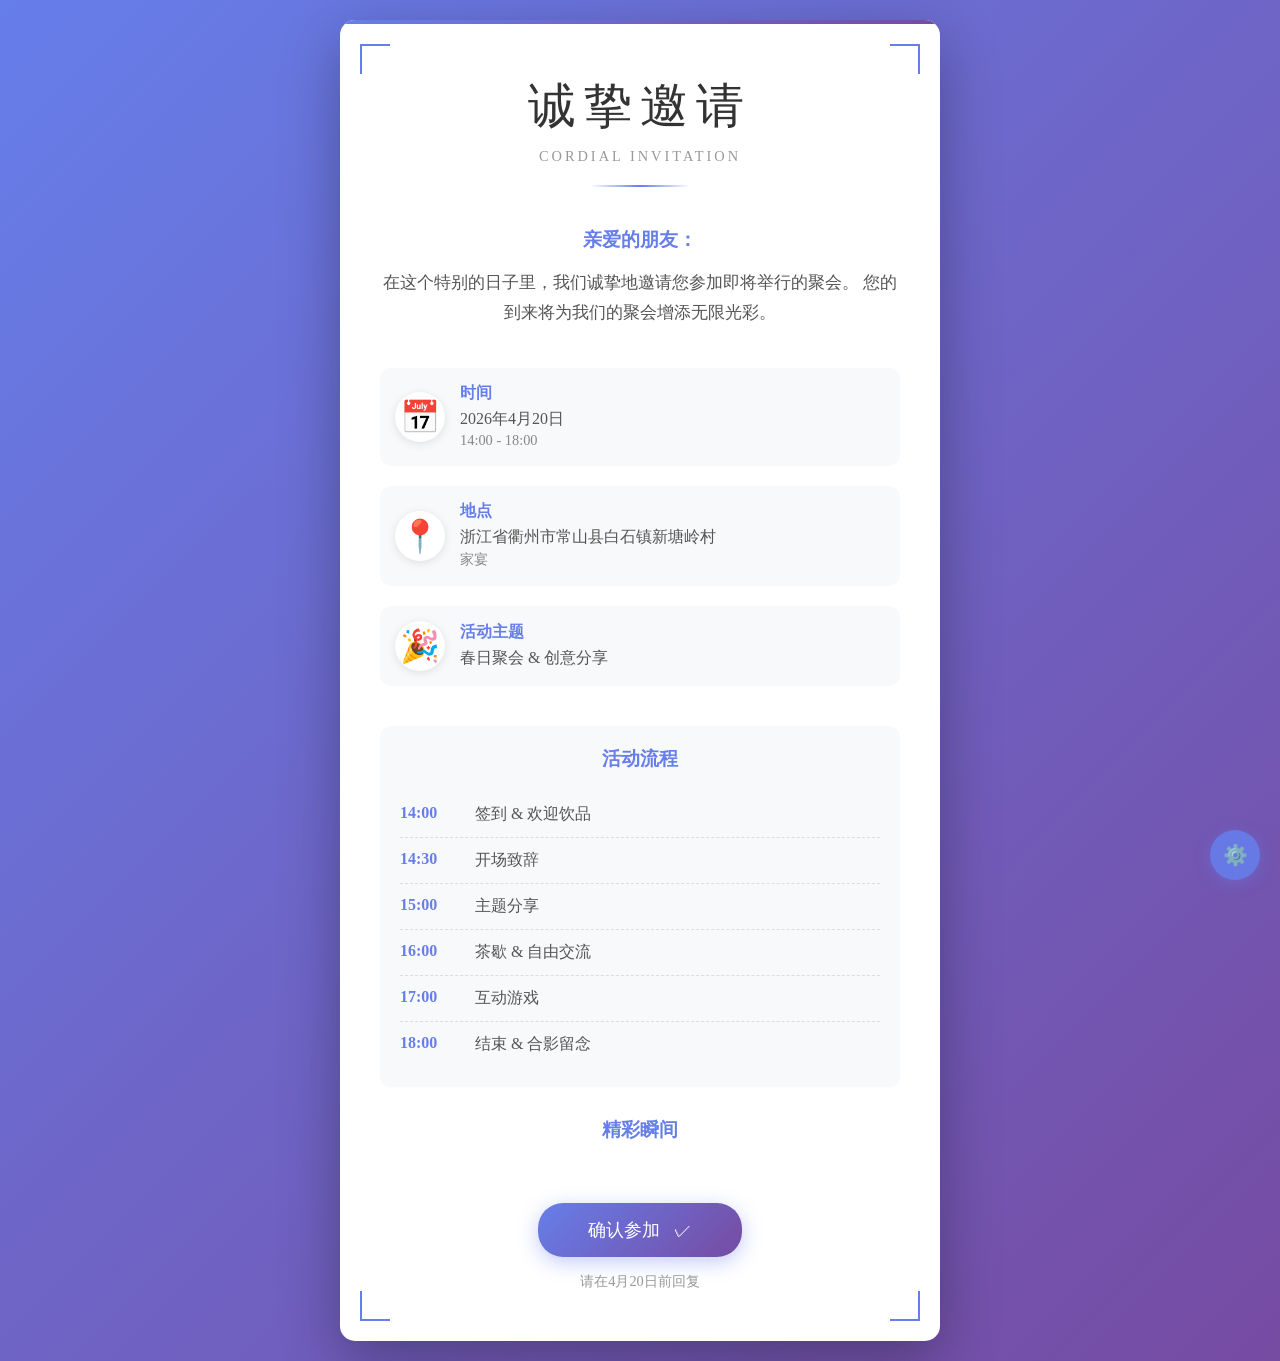
<file: index.html>
<!DOCTYPE html>
<html lang="zh-CN">
<head>
    <meta charset="UTF-8">
    <meta name="viewport" content="width=device-width, initial-scale=1.0">
    <title>特别邀请函 | Special Invitation</title>
    <link rel="stylesheet" href="styles.css">
    <script src="config.js"></script>
</head>
<body>
    <div class="container">
        <!-- 邀请函主体 -->
        <div class="invitation-card">
            <div class="envelope">
                <div class="envelope-flap"></div>
                <div class="envelope-body">
                    <div class="invitation-content">
                        <!-- 装饰元素 -->
                        <div class="decoration corner top-left"></div>
                        <div class="decoration corner top-right"></div>
                        <div class="decoration corner bottom-left"></div>
                        <div class="decoration corner bottom-right"></div>

                        <!-- 标题 -->
                        <header class="invitation-header">
                            <h1 class="main-title">诚挚邀请</h1>
                            <p class="subtitle">CORDIAL INVITATION</p>
                            <div class="divider"></div>
                        </header>

                        <!-- 邀请内容 -->
                        <div class="invitation-body">
                            <div class="intro">
                                <p class="greeting">亲爱的朋友：</p>
                                <p class="message">
                                    在这个特别的日子里，我们诚挚地邀请您参加即将举行的聚会。
                                    您的到来将为我们的聚会增添无限光彩。
                                </p>
                            </div>

                            <!-- 活动详情 -->
                            <div class="event-details">
                                <div class="detail-item">
                                    <div class="icon">📅</div>
                                    <div class="info">
                                        <h3>时间</h3>
                                        <p>2026年4月20日</p>
                                        <p class="time">14:00 - 18:00</p>
                                    </div>
                                </div>

                                <div class="detail-item">
                                    <div class="icon">📍</div>
                                    <div class="info">
                                        <h3>地点</h3>
                                        <p>浙江省衢州市常山县白石镇新塘岭村</p>
                                        <p class="location">家宴</p>
                                    </div>
                                </div>

                                <div class="detail-item">
                                    <div class="icon">🎉</div>
                                    <div class="info">
                                        <h3>活动主题</h3>
                                        <p>春日聚会 & 创意分享</p>
                                    </div>
                                </div>
                            </div>

                            <!-- 活动流程 -->
                            <div class="schedule">
                                <h3>活动流程</h3>
                                <ul class="schedule-list">
                                    <li><span class="time">14:00</span> 签到 & 欢迎饮品</li>
                                    <li><span class="time">14:30</span> 开场致辞</li>
                                    <li><span class="time">15:00</span> 主题分享</li>
                                    <li><span class="time">16:00</span> 茶歇 & 自由交流</li>
                                    <li><span class="time">17:00</span> 互动游戏</li>
                                    <li><span class="time">18:00</span> 结束 & 合影留念</li>
                                </ul>
                            </div>

                            <!-- 图片展示 -->
                            <div class="gallery-section">
                                <h3>精彩瞬间</h3>
                                <div class="gallery-container" id="galleryContainer">
                                    <!-- 图片将通过JS动态加载 -->
                                </div>
                            </div>
                        </div>

                        <!-- 回复按钮 -->
                        <div class="invitation-footer">
                            <button class="rsvp-button" id="rsvpBtn">
                                <span class="button-text">确认参加</span>
                                <span class="button-icon">✓</span>
                            </button>
                            <p class="note">请在4月20日前回复</p>
                        </div>
                    </div>
                </div>
            </div>
        </div>

        <!-- 管理入口 -->
        <div class="admin-entry">
            <a href="admin.html" title="管理图片">⚙️</a>
        </div>

        <!-- 确认弹窗 -->
        <div class="modal" id="modal">
            <div class="modal-content">
                <span class="close">&times;</span>
                <h2>确认参加</h2>
                <form id="rsvpForm">
                    <div class="form-group">
                        <label for="name">姓名</label>
                        <input type="text" id="name" required>
                    </div>
                    <div class="form-group">
                        <label for="phone">联系电话</label>
                        <input type="tel" id="phone" required>
                    </div>
                    <div class="form-group">
                        <label for="guests">携带人数</label>
                        <select id="guests">
                            <option value="0">仅本人</option>
                            <option value="1">携带1位</option>
                            <option value="2">携带2位</option>
                        </select>
                    </div>
                    <div class="form-group">
                        <label for="message">留言</label>
                        <textarea id="message" rows="3"></textarea>
                    </div>
                    <button type="submit" class="submit-button">提交</button>
                </form>
            </div>
        </div>

        <!-- 成功提示 -->
        <div class="success-message" id="successMessage">
            <div class="success-content">
                <div class="checkmark">✓</div>
                <h3>提交成功！</h3>
                <p>感谢您的确认，期待与您相见！</p>
            </div>
        </div>
    </div>

    <script src="script.js"></script>
</body>
</html>
</file>
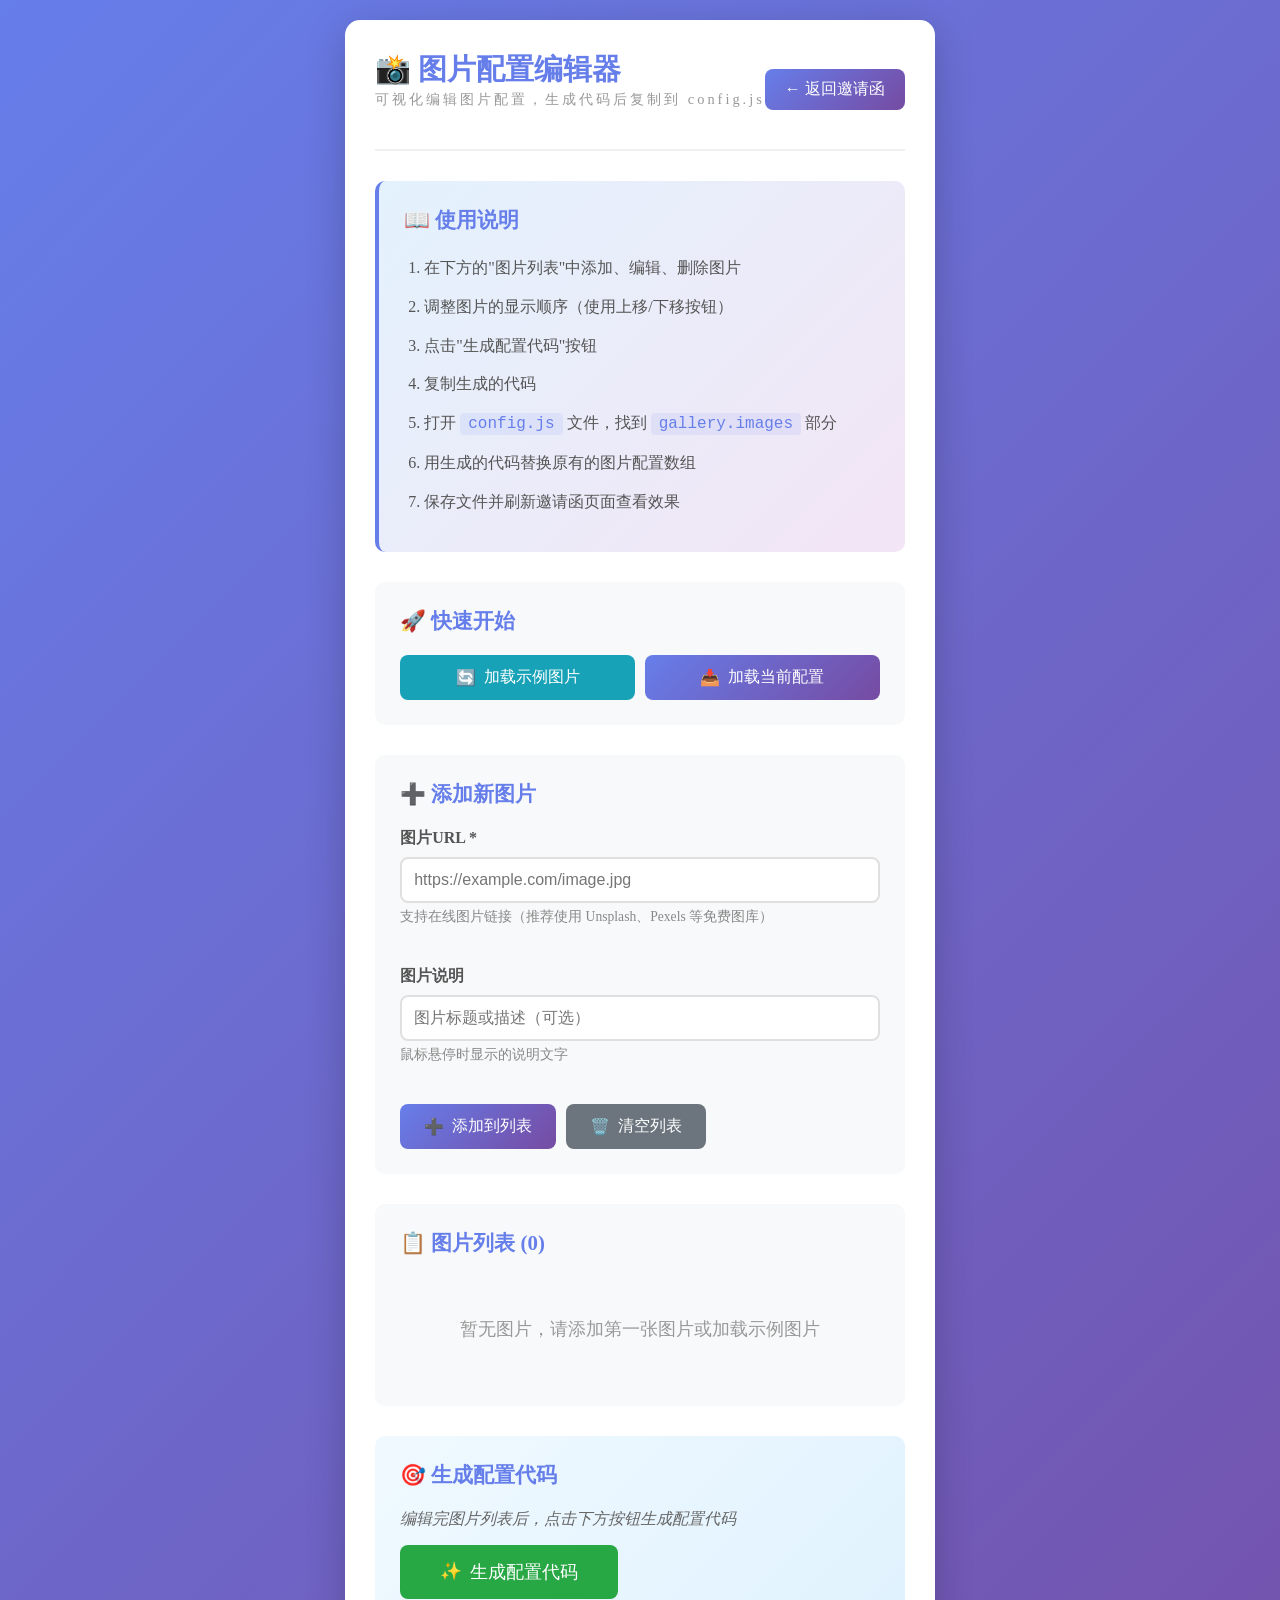
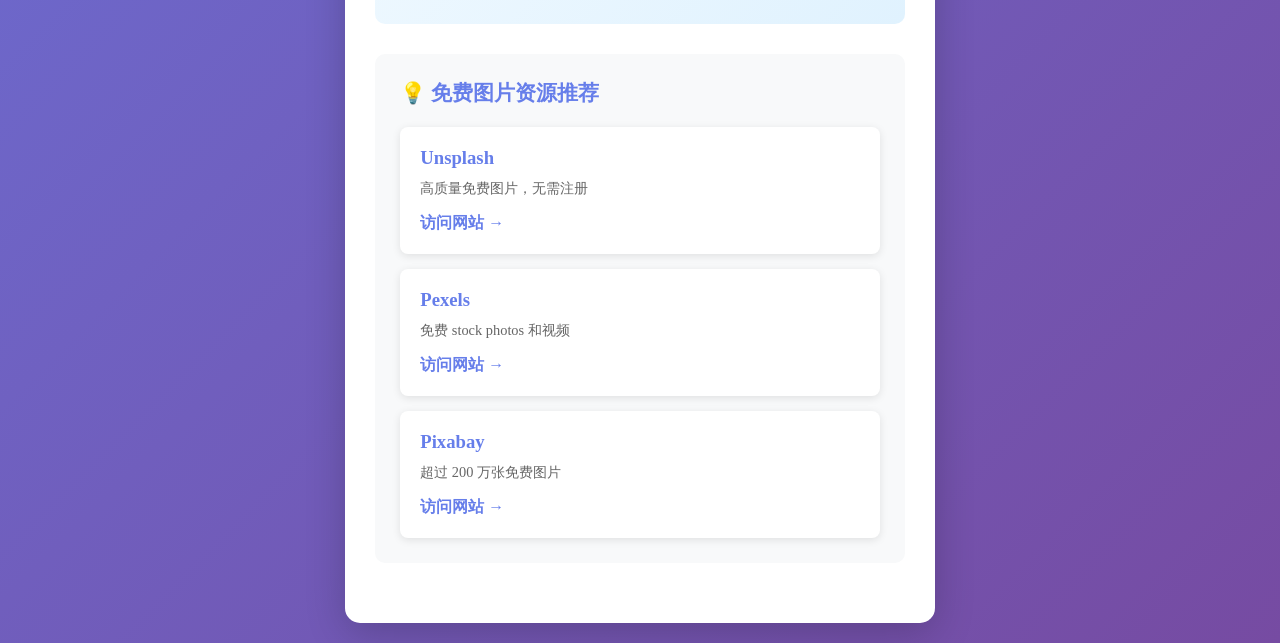
<file: admin.html>
<!DOCTYPE html>
<html lang="zh-CN">
<head>
    <meta charset="UTF-8">
    <meta name="viewport" content="width=device-width, initial-scale=1.0">
    <title>图片配置编辑器 | 配置管理</title>
    <link rel="stylesheet" href="styles.css">
    <link rel="stylesheet" href="admin.css">
    <script src="config.js"></script>
</head>
<body>
    <div class="admin-container">
        <!-- 头部 -->
        <header class="admin-header">
            <div>
                <h1>📸 图片配置编辑器</h1>
                <p class="subtitle">可视化编辑图片配置，生成代码后复制到 config.js</p>
            </div>
            <a href="index.html" class="back-btn">← 返回邀请函</a>
        </header>

        <!-- 使用说明 -->
        <section class="admin-section usage-guide">
            <h2>📖 使用说明</h2>
            <ol class="steps">
                <li>在下方的"图片列表"中添加、编辑、删除图片</li>
                <li>调整图片的显示顺序（使用上移/下移按钮）</li>
                <li>点击"生成配置代码"按钮</li>
                <li>复制生成的代码</li>
                <li>打开 <code>config.js</code> 文件，找到 <code>gallery.images</code> 部分</li>
                <li>用生成的代码替换原有的图片配置数组</li>
                <li>保存文件并刷新邀请函页面查看效果</li>
            </ol>
        </section>

        <!-- 快速加载 -->
        <section class="admin-section">
            <h2>🚀 快速开始</h2>
            <div class="action-buttons">
                <button id="loadSampleBtn" class="btn btn-info">
                    <span class="btn-icon">🔄</span>
                    加载示例图片
                </button>
                <button id="loadCurrentBtn" class="btn btn-primary">
                    <span class="btn-icon">📥</span>
                    加载当前配置
                </button>
            </div>
        </section>

        <!-- 添加图片表单 -->
        <section class="admin-section">
            <h2>➕ 添加新图片</h2>
            <form id="addImageForm" class="add-image-form">
                <div class="form-group">
                    <label for="imageUrl">图片URL *</label>
                    <input type="url" id="imageUrl" placeholder="https://example.com/image.jpg" required>
                    <small>支持在线图片链接（推荐使用 Unsplash、Pexels 等免费图库）</small>
                </div>

                <div class="form-group">
                    <label for="imageCaption">图片说明</label>
                    <input type="text" id="imageCaption" placeholder="图片标题或描述（可选）">
                    <small>鼠标悬停时显示的说明文字</small>
                </div>

                <div class="form-actions">
                    <button type="submit" class="btn btn-primary">
                        <span class="btn-icon">➕</span>
                        添加到列表
                    </button>
                    <button type="button" id="clearBtn" class="btn btn-secondary">
                        <span class="btn-icon">🗑️</span>
                        清空列表
                    </button>
                </div>
            </form>
        </section>

        <!-- 图片列表 -->
        <section class="admin-section">
            <h2>📋 图片列表 (<span id="imageCount">0</span>)</h2>
            <div id="imageList" class="image-list">
                <!-- 图片将通过JS动态加载 -->
            </div>
            <div id="emptyState" class="empty-state" style="display: none;">
                <p>暂无图片，请添加第一张图片或加载示例图片</p>
            </div>
        </section>

        <!-- 生成配置 -->
        <section class="admin-section generate-section">
            <h2>🎯 生成配置代码</h2>
            <p class="hint">编辑完图片列表后，点击下方按钮生成配置代码</p>
            <div class="form-actions">
                <button id="generateBtn" class="btn btn-success btn-large">
                    <span class="btn-icon">✨</span>
                    生成配置代码
                </button>
            </div>

            <div id="codeOutput" style="display: none;">
                <div class="code-header">
                    <span>生成的配置代码：</span>
                    <button id="copyCodeBtn" class="btn btn-small">
                        <span class="btn-icon">📋</span>
                        复制代码
                    </button>
                </div>
                <pre id="codeBlock" class="code-block"></pre>
                <div class="next-steps">
                    <h3>下一步：</h3>
                    <ol>
                        <li>点击"复制代码"按钮</li>
                        <li>打开项目中的 <code>config.js</code> 文件</li>
                        <li>找到 <code>gallery.images: [ ... ]</code> 部分</li>
                        <li>用复制的代码替换原有的图片数组</li>
                        <li>保存文件（<code>Ctrl+S</code> 或 <code>Cmd+S</code>）</li>
                        <li>刷新邀请函页面查看效果</li>
                    </ol>
                </div>
            </div>
        </section>

        <!-- 图片资源推荐 -->
        <section class="admin-section">
            <h2>💡 免费图片资源推荐</h2>
            <div class="resources">
                <div class="resource-item">
                    <h3>Unsplash</h3>
                    <p>高质量免费图片，无需注册</p>
                    <a href="https://unsplash.com" target="_blank">访问网站 →</a>
                </div>
                <div class="resource-item">
                    <h3>Pexels</h3>
                    <p>免费 stock photos 和视频</p>
                    <a href="https://www.pexels.com" target="_blank">访问网站 →</a>
                </div>
                <div class="resource-item">
                    <h3>Pixabay</h3>
                    <p>超过 200 万张免费图片</p>
                    <a href="https://pixabay.com" target="_blank">访问网站 →</a>
                </div>
            </div>
        </section>
    </div>

    <!-- 编辑弹窗 -->
    <div class="modal" id="editModal">
        <div class="modal-content">
            <span class="close">&times;</span>
            <h2>编辑图片</h2>
            <form id="editImageForm">
                <input type="hidden" id="editImageId">
                <div class="form-group">
                    <label for="editImageUrl">图片URL</label>
                    <input type="url" id="editImageUrl" required>
                </div>
                <div class="form-group">
                    <label for="editImageCaption">图片说明</label>
                    <input type="text" id="editImageCaption">
                </div>
                <button type="submit" class="btn btn-primary">保存修改</button>
            </form>
        </div>
    </div>

    <!-- 成功提示 -->
    <div class="toast" id="toast"></div>

    <script src="admin.js"></script>
</body>
</html>
</file>
<file: styles.css>
/* 基础重置 */
* {
    margin: 0;
    padding: 0;
    box-sizing: border-box;
}

body {
    font-family: 'Georgia', 'Times New Roman', serif;
    background: linear-gradient(135deg, #667eea 0%, #764ba2 100%);
    min-height: 100vh;
    display: flex;
    justify-content: center;
    align-items: center;
    padding: 20px;
    overflow-x: hidden;
}

.container {
    width: 100%;
    max-width: 600px;
    animation: fadeIn 1s ease-in;
}

@keyframes fadeIn {
    from {
        opacity: 0;
        transform: translateY(30px);
    }
    to {
        opacity: 1;
        transform: translateY(0);
    }
}

/* 邀请函卡片 */
.invitation-card {
    perspective: 1000px;
    animation: slideIn 0.8s ease-out;
}

@keyframes slideIn {
    from {
        opacity: 0;
        transform: translateY(-50px) rotateX(-10deg);
    }
    to {
        opacity: 1;
        transform: translateY(0) rotateX(0);
    }
}

.envelope {
    background: white;
    border-radius: 15px;
    box-shadow: 0 20px 60px rgba(0, 0, 0, 0.3);
    overflow: hidden;
    position: relative;
}

.envelope-flap {
    height: 4px;
    background: linear-gradient(90deg, #667eea 0%, #764ba2 100%);
}

.invitation-content {
    padding: 50px 40px;
    position: relative;
}

/* 装饰元素 */
.decoration {
    position: absolute;
    width: 30px;
    height: 30px;
}

.decoration.corner {
    border: 2px solid #667eea;
}

.decoration.top-left {
    top: 20px;
    left: 20px;
    border-right: none;
    border-bottom: none;
}

.decoration.top-right {
    top: 20px;
    right: 20px;
    border-left: none;
    border-bottom: none;
}

.decoration.bottom-left {
    bottom: 20px;
    left: 20px;
    border-right: none;
    border-top: none;
}

.decoration.bottom-right {
    bottom: 20px;
    right: 20px;
    border-left: none;
    border-top: none;
}

/* 标题 */
.invitation-header {
    text-align: center;
    margin-bottom: 40px;
}

.main-title {
    font-size: 3em;
    color: #333;
    margin-bottom: 10px;
    font-weight: normal;
    letter-spacing: 8px;
}

.subtitle {
    font-size: 0.9em;
    color: #999;
    letter-spacing: 3px;
    margin-bottom: 20px;
}

.divider {
    width: 100px;
    height: 2px;
    background: linear-gradient(90deg, transparent, #667eea, transparent);
    margin: 0 auto;
}

/* 内容区域 */
.invitation-body {
    margin-bottom: 40px;
}

.intro {
    text-align: center;
    margin-bottom: 40px;
}

.greeting {
    font-size: 1.2em;
    color: #667eea;
    margin-bottom: 15px;
    font-weight: bold;
}

.message {
    color: #555;
    line-height: 1.8;
    font-size: 1.05em;
}

/* 活动详情 */
.event-details {
    margin-bottom: 40px;
}

.detail-item {
    display: flex;
    align-items: center;
    margin-bottom: 20px;
    padding: 15px;
    background: #f8f9fa;
    border-radius: 10px;
    transition: transform 0.3s ease, box-shadow 0.3s ease;
}

.detail-item:hover {
    transform: translateX(5px);
    box-shadow: 0 5px 15px rgba(102, 126, 234, 0.2);
}

.icon {
    font-size: 2em;
    margin-right: 15px;
    width: 50px;
    height: 50px;
    display: flex;
    align-items: center;
    justify-content: center;
    background: white;
    border-radius: 50%;
    box-shadow: 0 2px 10px rgba(0, 0, 0, 0.1);
}

.info h3 {
    color: #667eea;
    font-size: 1em;
    margin-bottom: 5px;
}

.info p {
    color: #555;
    margin: 2px 0;
}

.info .time,
.info .location {
    font-size: 0.9em;
    color: #888;
}

/* 活动流程 */
.schedule {
    background: #f8f9fa;
    padding: 20px;
    border-radius: 10px;
}

.schedule h3 {
    color: #667eea;
    text-align: center;
    margin-bottom: 20px;
    font-size: 1.2em;
}

.schedule-list {
    list-style: none;
}

.schedule-list li {
    display: flex;
    padding: 12px 0;
    border-bottom: 1px dashed #ddd;
    color: #555;
}

.schedule-list li:last-child {
    border-bottom: none;
}

.schedule-list .time {
    color: #667eea;
    font-weight: bold;
    min-width: 60px;
    margin-right: 15px;
}

/* 底部按钮 */
.invitation-footer {
    text-align: center;
}

.rsvp-button {
    background: linear-gradient(135deg, #667eea 0%, #764ba2 100%);
    color: white;
    border: none;
    padding: 15px 50px;
    font-size: 1.1em;
    border-radius: 25px;
    cursor: pointer;
    transition: transform 0.3s ease, box-shadow 0.3s ease;
    box-shadow: 0 5px 20px rgba(102, 126, 234, 0.4);
}

.rsvp-button:hover {
    transform: translateY(-2px);
    box-shadow: 0 8px 25px rgba(102, 126, 234, 0.5);
}

.rsvp-button:active {
    transform: translateY(0);
}

.button-text {
    margin-right: 10px;
}

.button-icon {
    display: inline-block;
    transition: transform 0.3s ease;
}

.rsvp-button:hover .button-icon {
    transform: scale(1.2);
}

.note {
    margin-top: 15px;
    color: #999;
    font-size: 0.9em;
}

/* 弹窗样式 */
.modal {
    display: none;
    position: fixed;
    z-index: 1000;
    left: 0;
    top: 0;
    width: 100%;
    height: 100%;
    background: rgba(0, 0, 0, 0.5);
    animation: fadeIn 0.3s ease;
}

.modal-content {
    background: white;
    margin: 10% auto;
    padding: 30px;
    border-radius: 15px;
    width: 90%;
    max-width: 450px;
    position: relative;
    animation: slideDown 0.4s ease;
}

@keyframes slideDown {
    from {
        transform: translateY(-50px);
        opacity: 0;
    }
    to {
        transform: translateY(0);
        opacity: 1;
    }
}

.close {
    position: absolute;
    right: 20px;
    top: 20px;
    font-size: 28px;
    font-weight: bold;
    color: #aaa;
    cursor: pointer;
    transition: color 0.3s ease;
}

.close:hover {
    color: #333;
}

.modal-content h2 {
    color: #667eea;
    text-align: center;
    margin-bottom: 25px;
}

/* 表单样式 */
.form-group {
    margin-bottom: 20px;
}

.form-group label {
    display: block;
    color: #555;
    margin-bottom: 8px;
    font-weight: bold;
}

.form-group input,
.form-group select,
.form-group textarea {
    width: 100%;
    padding: 12px;
    border: 2px solid #e0e0e0;
    border-radius: 8px;
    font-size: 1em;
    transition: border-color 0.3s ease;
}

.form-group input:focus,
.form-group select:focus,
.form-group textarea:focus {
    outline: none;
    border-color: #667eea;
}

.submit-button {
    width: 100%;
    background: linear-gradient(135deg, #667eea 0%, #764ba2 100%);
    color: white;
    border: none;
    padding: 15px;
    font-size: 1.1em;
    border-radius: 8px;
    cursor: pointer;
    transition: transform 0.3s ease, box-shadow 0.3s ease;
}

.submit-button:hover {
    transform: translateY(-2px);
    box-shadow: 0 5px 15px rgba(102, 126, 234, 0.4);
}

/* 成功提示 */
.success-message {
    display: none;
    position: fixed;
    top: 50%;
    left: 50%;
    transform: translate(-50%, -50%);
    background: white;
    padding: 40px;
    border-radius: 15px;
    box-shadow: 0 10px 40px rgba(0, 0, 0, 0.3);
    text-align: center;
    z-index: 1001;
    animation: scaleIn 0.4s ease;
}

@keyframes scaleIn {
    from {
        transform: translate(-50%, -50%) scale(0.8);
        opacity: 0;
    }
    to {
        transform: translate(-50%, -50%) scale(1);
        opacity: 1;
    }
}

.success-content .checkmark {
    width: 60px;
    height: 60px;
    background: linear-gradient(135deg, #667eea 0%, #764ba2 100%);
    color: white;
    border-radius: 50%;
    display: flex;
    align-items: center;
    justify-content: center;
    font-size: 30px;
    margin: 0 auto 20px;
}

.success-content h3 {
    color: #667eea;
    margin-bottom: 10px;
}

.success-content p {
    color: #666;
}

/* 图片展示 */
.gallery-section {
    margin-top: 30px;
}

.gallery-section h3 {
    color: #667eea;
    text-align: center;
    margin-bottom: 20px;
    font-size: 1.2em;
}

.gallery-container {
    display: grid;
    grid-template-columns: repeat(auto-fit, minmax(150px, 1fr));
    gap: 15px;
    margin-bottom: 20px;
}

.gallery-item {
    position: relative;
    aspect-ratio: 1;
    overflow: hidden;
    border-radius: 10px;
    cursor: pointer;
    box-shadow: 0 2px 10px rgba(0, 0, 0, 0.1);
    transition: transform 0.3s ease, box-shadow 0.3s ease;
}

.gallery-item:hover {
    transform: scale(1.05);
    box-shadow: 0 5px 20px rgba(102, 126, 234, 0.3);
}

.gallery-item img {
    width: 100%;
    height: 100%;
    object-fit: cover;
    transition: transform 0.3s ease;
}

.gallery-item:hover img {
    transform: scale(1.1);
}

.gallery-caption {
    position: absolute;
    bottom: 0;
    left: 0;
    right: 0;
    background: linear-gradient(to top, rgba(0, 0, 0, 0.7), transparent);
    color: white;
    padding: 20px 10px 10px;
    font-size: 0.85em;
    text-align: center;
    opacity: 0;
    transition: opacity 0.3s ease;
}

.gallery-item:hover .gallery-caption {
    opacity: 1;
}

.no-images {
    text-align: center;
    color: #999;
    padding: 40px 20px;
    font-style: italic;
}

/* 灯箱效果 */
.lightbox {
    position: fixed;
    top: 0;
    left: 0;
    width: 100%;
    height: 100%;
    background: rgba(0, 0, 0, 0.9);
    display: flex;
    align-items: center;
    justify-content: center;
    z-index: 2000;
    opacity: 1;
    transition: opacity 0.3s ease;
    cursor: pointer;
}

.lightbox img {
    max-width: 90%;
    max-height: 90%;
    object-fit: contain;
    border-radius: 10px;
    box-shadow: 0 10px 40px rgba(0, 0, 0, 0.5);
}

.lightbox-close {
    position: absolute;
    top: 30px;
    right: 40px;
    font-size: 40px;
    color: white;
    cursor: pointer;
    z-index: 2001;
    transition: transform 0.3s ease, color 0.3s ease;
}

.lightbox-close:hover {
    transform: scale(1.2);
    color: #667eea;
}

.lightbox-caption {
    position: absolute;
    bottom: 30px;
    left: 50%;
    transform: translateX(-50%);
    color: white;
    font-size: 1.1em;
    text-align: center;
    background: rgba(0, 0, 0, 0.6);
    padding: 10px 20px;
    border-radius: 20px;
}

/* 管理入口 */
.admin-entry {
    position: fixed;
    bottom: 20px;
    right: 20px;
    z-index: 900;
}

.admin-entry a {
    display: flex;
    align-items: center;
    justify-content: center;
    width: 50px;
    height: 50px;
    background: rgba(102, 126, 234, 0.9);
    border-radius: 50%;
    color: white;
    text-decoration: none;
    font-size: 20px;
    box-shadow: 0 3px 15px rgba(102, 126, 234, 0.4);
    transition: transform 0.3s ease, background 0.3s ease;
}

.admin-entry a:hover {
    transform: scale(1.1) rotate(90deg);
    background: rgba(118, 75, 162, 0.9);
}

/* 响应式设计 */
@media (max-width: 768px) {
    .main-title {
        font-size: 2em;
        letter-spacing: 4px;
    }

    .invitation-content {
        padding: 30px 25px;
    }

    .detail-item {
        flex-direction: column;
        text-align: center;
    }

    .icon {
        margin-right: 0;
        margin-bottom: 10px;
    }

    .modal-content {
        margin: 20% auto;
        padding: 20px;
    }

    .schedule-list li {
        flex-direction: column;
        align-items: center;
    }

    .schedule-list .time {
        margin-bottom: 5px;
    }
}
</file>
<file: admin.css>
/* 管理后台样式 */
body {
    background: linear-gradient(135deg, #667eea 0%, #764ba2 100%);
    padding: 20px;
}

.admin-container {
    max-width: 1000px;
    margin: 0 auto;
    background: white;
    border-radius: 15px;
    padding: 30px;
    box-shadow: 0 10px 40px rgba(0, 0, 0, 0.2);
}

/* 头部 */
.admin-header {
    display: flex;
    justify-content: space-between;
    align-items: center;
    margin-bottom: 30px;
    padding-bottom: 20px;
    border-bottom: 2px solid #f0f0f0;
}

.admin-header h1 {
    color: #667eea;
    margin: 0;
    font-size: 1.8em;
}

.back-btn {
    display: inline-flex;
    align-items: center;
    padding: 10px 20px;
    background: linear-gradient(135deg, #667eea 0%, #764ba2 100%);
    color: white;
    text-decoration: none;
    border-radius: 8px;
    transition: transform 0.3s ease, box-shadow 0.3s ease;
}

.back-btn:hover {
    transform: translateY(-2px);
    box-shadow: 0 5px 15px rgba(102, 126, 234, 0.4);
}

/* 区块 */
.admin-section {
    margin-bottom: 30px;
    padding: 25px;
    background: #f8f9fa;
    border-radius: 10px;
}

.admin-section h2 {
    color: #667eea;
    margin-bottom: 20px;
    font-size: 1.3em;
}

/* 表单 */
.add-image-form {
    display: grid;
    gap: 20px;
}

.form-group {
    display: flex;
    flex-direction: column;
}

.form-group label {
    color: #555;
    font-weight: bold;
    margin-bottom: 8px;
}

.form-group input {
    padding: 12px;
    border: 2px solid #e0e0e0;
    border-radius: 8px;
    font-size: 1em;
    transition: border-color 0.3s ease;
}

.form-group input:focus {
    outline: none;
    border-color: #667eea;
}

.form-group small {
    margin-top: 5px;
    color: #888;
    font-size: 0.85em;
}

/* 按钮 */
.btn {
    display: inline-flex;
    align-items: center;
    justify-content: center;
    gap: 8px;
    padding: 12px 24px;
    border: none;
    border-radius: 8px;
    font-size: 1em;
    cursor: pointer;
    transition: transform 0.3s ease, box-shadow 0.3s ease;
    text-decoration: none;
}

.btn:hover {
    transform: translateY(-2px);
}

.btn-primary {
    background: linear-gradient(135deg, #667eea 0%, #764ba2 100%);
    color: white;
}

.btn-primary:hover {
    box-shadow: 0 5px 15px rgba(102, 126, 234, 0.4);
}

.btn-secondary {
    background: #6c757d;
    color: white;
}

.btn-secondary:hover {
    box-shadow: 0 5px 15px rgba(108, 117, 125, 0.4);
}

.btn-info {
    background: #17a2b8;
    color: white;
}

.btn-info:hover {
    box-shadow: 0 5px 15px rgba(23, 162, 184, 0.4);
}

.btn-danger {
    background: #dc3545;
    color: white;
}

.btn-danger:hover {
    box-shadow: 0 5px 15px rgba(220, 53, 69, 0.4);
}

.btn-success {
    background: #28a745;
    color: white;
}

.btn-success:hover {
    box-shadow: 0 5px 15px rgba(40, 167, 69, 0.4);
}

.form-actions {
    display: flex;
    gap: 10px;
    flex-wrap: wrap;
}

/* 图片列表 */
.image-list {
    display: grid;
    gap: 15px;
}

.image-item {
    display: flex;
    align-items: center;
    gap: 15px;
    padding: 15px;
    background: white;
    border-radius: 8px;
    box-shadow: 0 2px 8px rgba(0, 0, 0, 0.1);
    transition: transform 0.3s ease, box-shadow 0.3s ease;
}

.image-item:hover {
    transform: translateX(5px);
    box-shadow: 0 4px 12px rgba(0, 0, 0, 0.15);
}

.image-thumb {
    width: 80px;
    height: 80px;
    object-fit: cover;
    border-radius: 8px;
    flex-shrink: 0;
}

.image-info {
    flex: 1;
    min-width: 0;
}

.image-url {
    font-size: 0.9em;
    color: #666;
    word-break: break-all;
    margin-bottom: 5px;
}

.image-caption {
    font-size: 0.85em;
    color: #999;
}

.image-actions {
    display: flex;
    gap: 8px;
    flex-shrink: 0;
}

.icon-btn {
    width: 36px;
    height: 36px;
    display: flex;
    align-items: center;
    justify-content: center;
    border: none;
    border-radius: 6px;
    cursor: pointer;
    transition: transform 0.2s ease, background 0.2s ease;
    font-size: 16px;
}

.icon-btn:hover {
    transform: scale(1.1);
}

.icon-btn.edit {
    background: #ffc107;
    color: white;
}

.icon-btn.delete {
    background: #dc3545;
    color: white;
}

.icon-btn.move-up {
    background: #17a2b8;
    color: white;
}

.icon-btn.move-down {
    background: #6c757d;
    color: white;
}

/* 空状态 */
.empty-state {
    text-align: center;
    padding: 40px 20px;
    color: #999;
}

.empty-state p {
    font-size: 1.1em;
}

/* 快速操作 */
.action-buttons {
    display: flex;
    gap: 10px;
    flex-wrap: wrap;
}

.action-buttons .btn {
    flex: 1;
    min-width: 150px;
}

/* 使用说明 */
.usage-guide {
    background: linear-gradient(135deg, #e3f2fd 0%, #f3e5f5 100%);
    border-left: 4px solid #667eea;
}

.usage-guide .steps {
    padding-left: 20px;
    color: #555;
    line-height: 1.8;
}

.usage-guide .steps li {
    margin-bottom: 10px;
}

.usage-guide code {
    background: rgba(102, 126, 234, 0.1);
    padding: 2px 8px;
    border-radius: 4px;
    font-family: 'Courier New', monospace;
    color: #667eea;
}

/* 生成配置区域 */
.generate-section {
    background: linear-gradient(135deg, #f0f9ff 0%, #e0f2fe 100%);
}

.generate-section .hint {
    color: #666;
    font-style: italic;
    margin-bottom: 15px;
}

.btn-large {
    padding: 15px 40px;
    font-size: 1.1em;
}

.code-header {
    display: flex;
    justify-content: space-between;
    align-items: center;
    margin-bottom: 10px;
    padding: 10px;
    background: #f8f9fa;
    border-radius: 8px;
}

.btn-small {
    padding: 8px 16px;
    font-size: 0.9em;
}

.code-block {
    background: #1e1e1e;
    color: #d4d4d4;
    padding: 20px;
    border-radius: 8px;
    overflow-x: auto;
    font-family: 'Courier New', monospace;
    font-size: 0.9em;
    line-height: 1.5;
    max-height: 400px;
}

.next-steps {
    margin-top: 20px;
    padding: 20px;
    background: #fff;
    border-radius: 8px;
    border-left: 4px solid #28a745;
}

.next-steps h3 {
    color: #28a745;
    margin-bottom: 15px;
}

.next-steps ol {
    padding-left: 20px;
    color: #555;
    line-height: 1.8;
}

.next-steps code {
    background: #f0f0f0;
    padding: 2px 8px;
    border-radius: 4px;
    font-family: 'Courier New', monospace;
    color: #667eea;
}

/* 资源推荐 */
.resources {
    display: grid;
    grid-template-columns: repeat(auto-fit, minmax(250px, 1fr));
    gap: 15px;
}

.resource-item {
    padding: 20px;
    background: white;
    border-radius: 8px;
    box-shadow: 0 2px 8px rgba(0, 0, 0, 0.1);
    transition: transform 0.3s ease, box-shadow 0.3s ease;
}

.resource-item:hover {
    transform: translateY(-5px);
    box-shadow: 0 5px 15px rgba(102, 126, 234, 0.2);
}

.resource-item h3 {
    color: #667eea;
    margin-bottom: 10px;
}

.resource-item p {
    color: #666;
    margin-bottom: 15px;
    font-size: 0.9em;
}

.resource-item a {
    color: #667eea;
    text-decoration: none;
    font-weight: bold;
    transition: color 0.3s ease;
}

.resource-item a:hover {
    color: #764ba2;
}

/* Toast 提示 */
.toast {
    position: fixed;
    top: 20px;
    right: 20px;
    padding: 15px 25px;
    border-radius: 8px;
    color: white;
    font-weight: bold;
    box-shadow: 0 5px 20px rgba(0, 0, 0, 0.2);
    z-index: 3000;
    opacity: 0;
    transform: translateX(400px);
    transition: all 0.3s ease;
}

.toast-show {
    opacity: 1;
    transform: translateX(0);
}

.toast-success {
    background: linear-gradient(135deg, #28a745 0%, #20c997 100%);
}

.toast-error {
    background: linear-gradient(135deg, #dc3545 0%, #c82333 100%);
}

.toast-info {
    background: linear-gradient(135deg, #17a2b8 0%, #138496 100%);
}

/* 提示 */
.tips ul {
    list-style: none;
    padding: 0;
}

.tips li {
    padding: 10px 0;
    color: #666;
    border-bottom: 1px dashed #ddd;
}

.tips li:last-child {
    border-bottom: none;
}

.tips strong {
    color: #667eea;
}

/* 响应式 */
@media (max-width: 768px) {
    .admin-container {
        padding: 20px;
    }

    .admin-header {
        flex-direction: column;
        gap: 15px;
        text-align: center;
    }

    .admin-header h1 {
        font-size: 1.5em;
    }

    .image-item {
        flex-direction: column;
        text-align: center;
    }

    .image-thumb {
        width: 100%;
        height: 200px;
    }

    .image-actions {
        justify-content: center;
    }

    .action-buttons {
        flex-direction: column;
    }

    .action-buttons .btn {
        width: 100%;
    }
}
</file>
